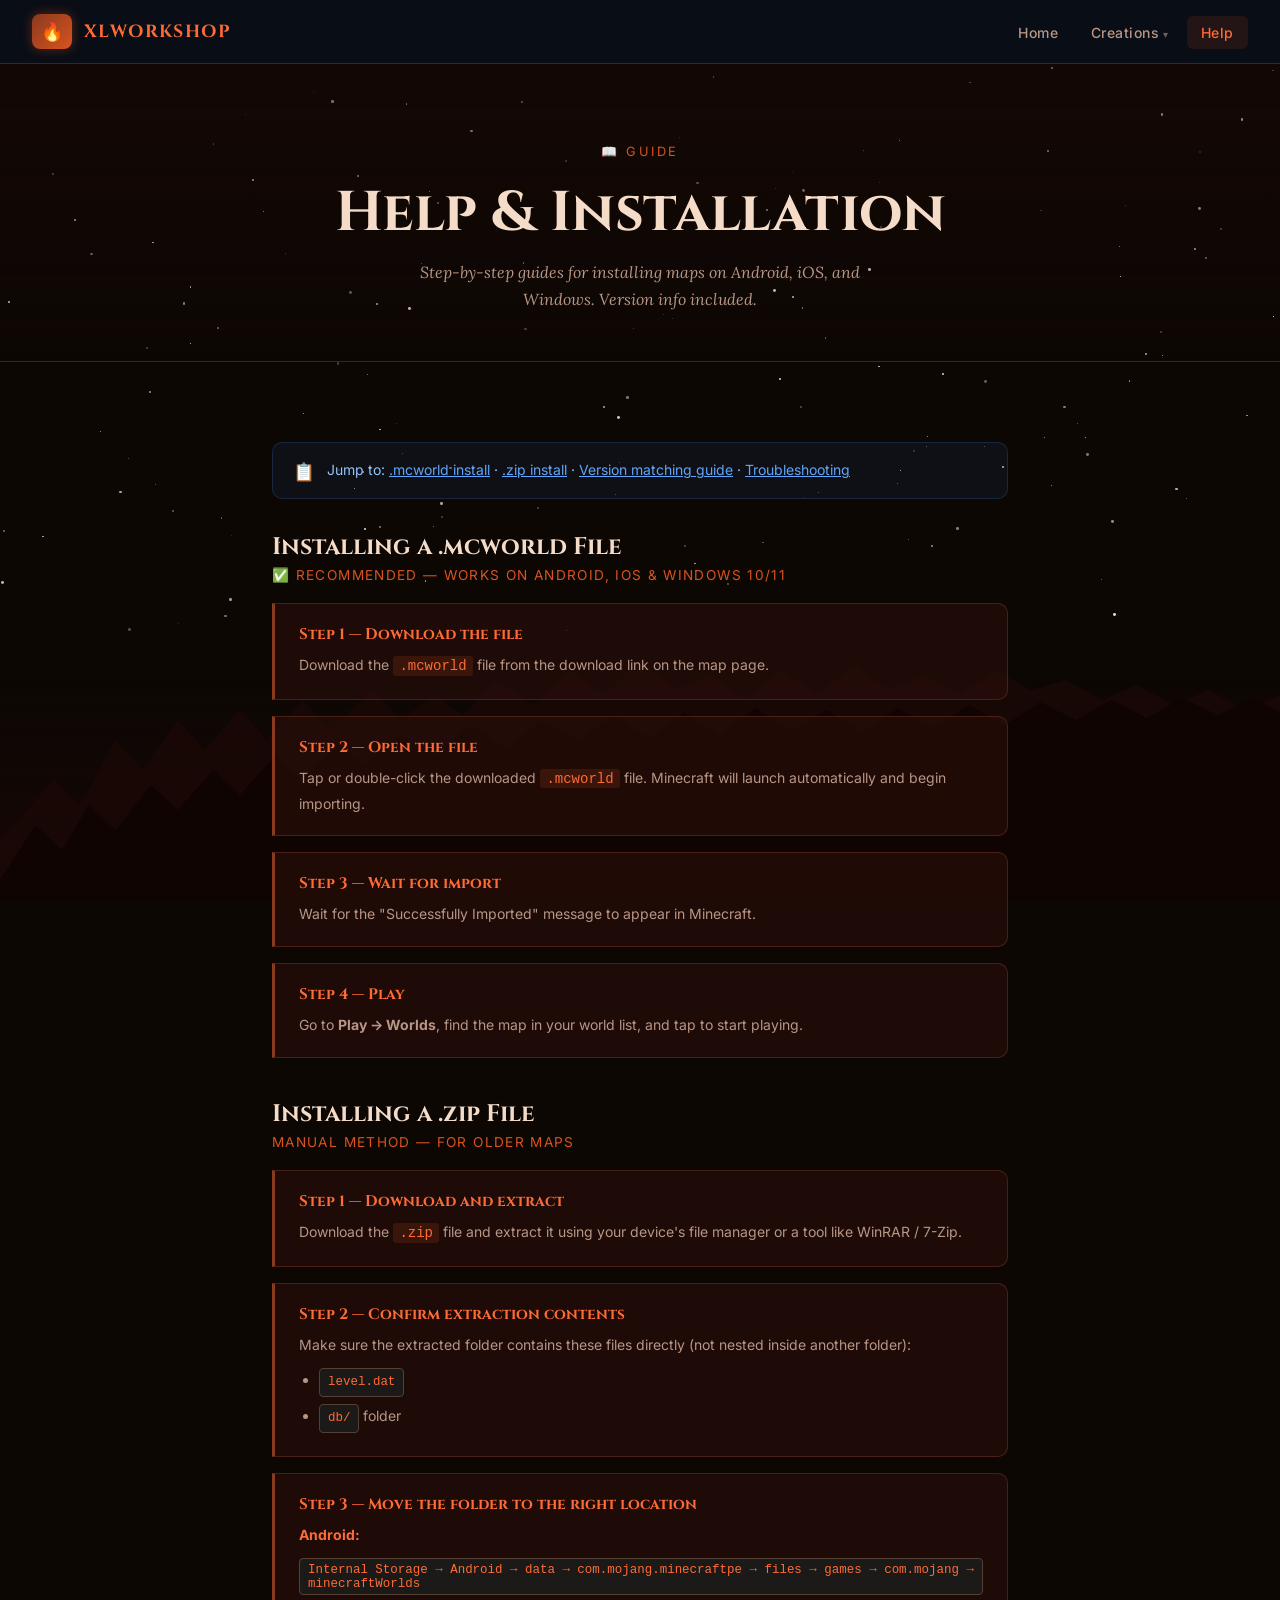
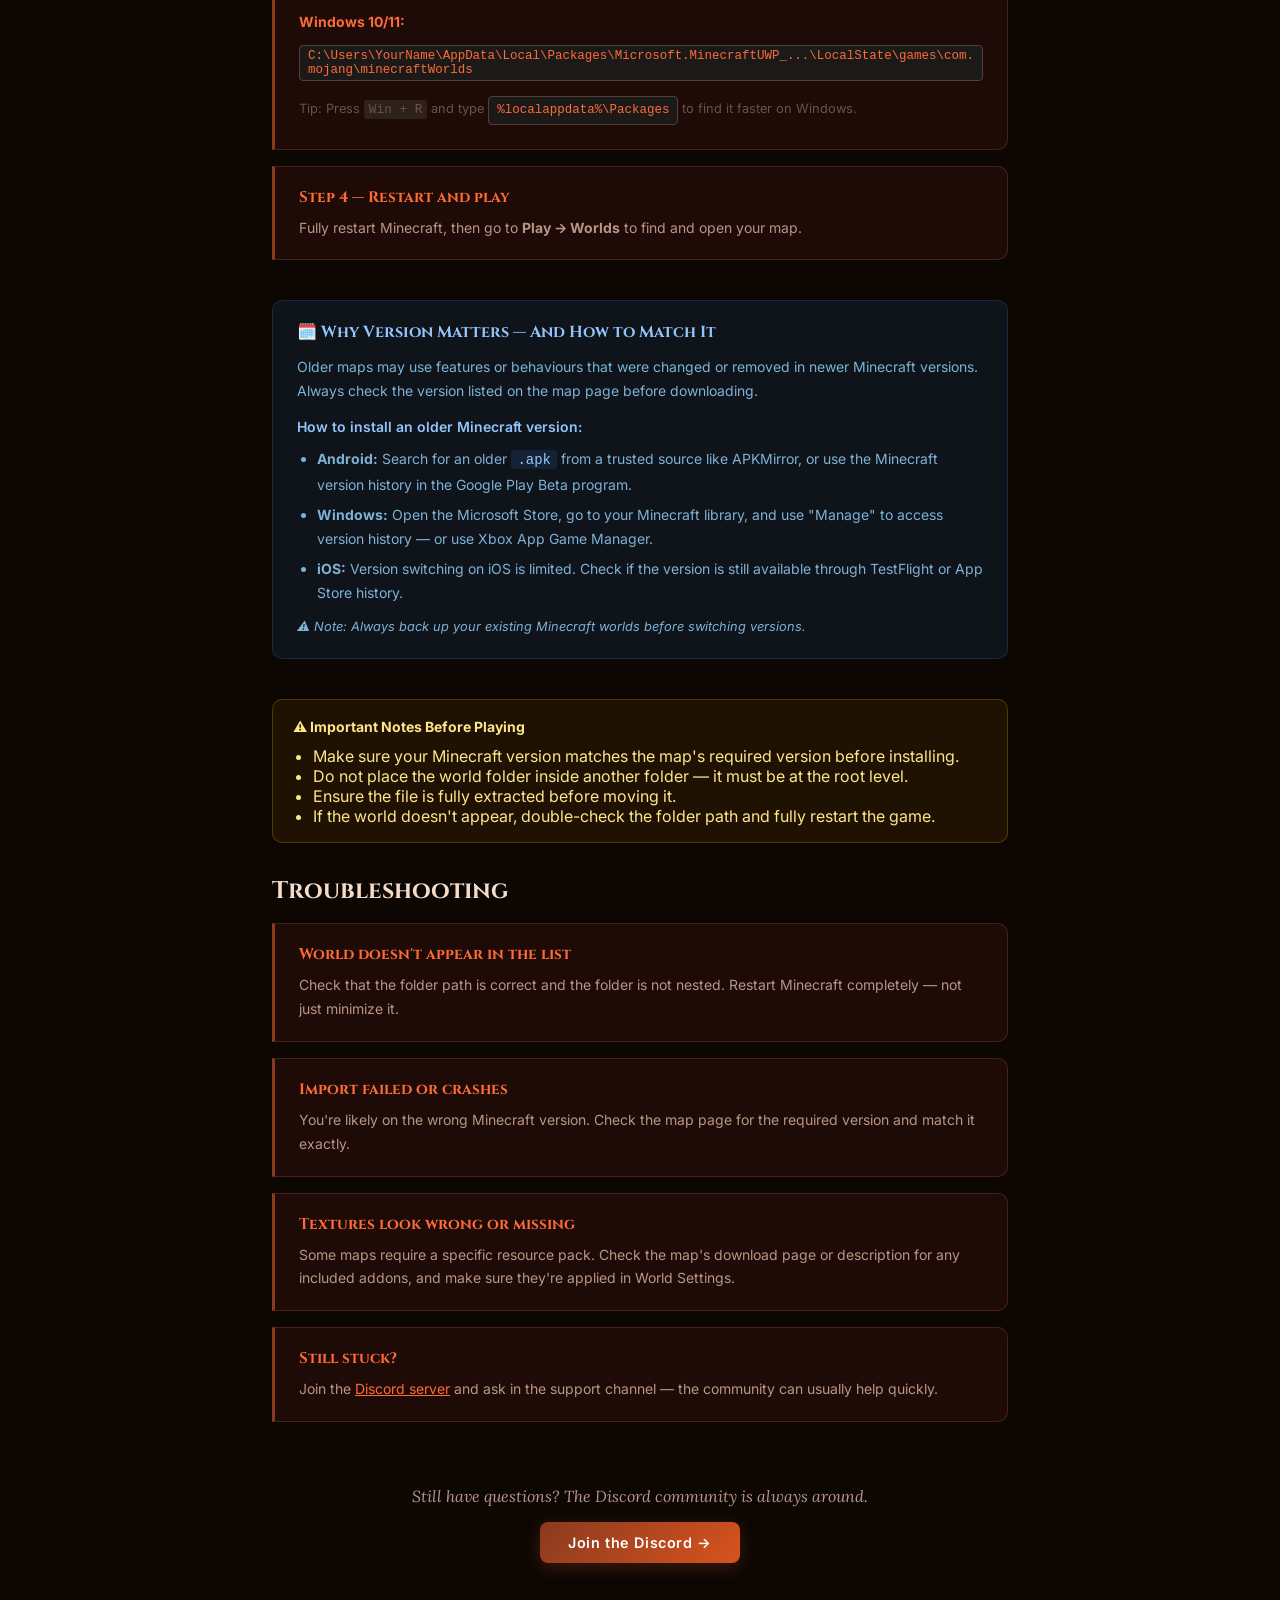
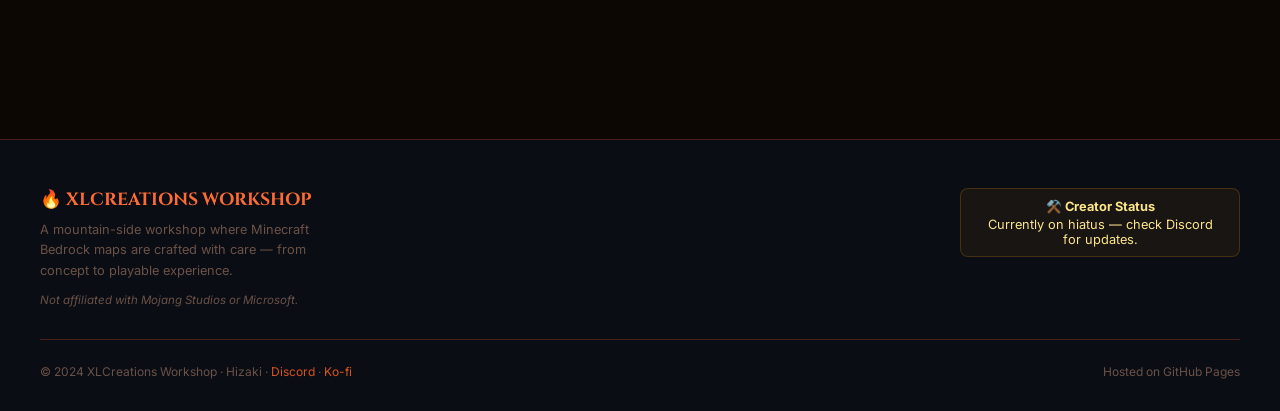
<file: help.html>
<!DOCTYPE html>
<html lang="en">
<head>
  <meta charset="UTF-8"/>
  <meta name="viewport" content="width=device-width, initial-scale=1.0"/>
  <meta name="description" content="XLWorkshop Help — How to install Minecraft Bedrock maps on Android, iOS, and Windows. Version guide included."/>
  <title>XLWORKSHOP — Help & Installation</title>
  <link rel="stylesheet" href="style.css"/>
</head>
<body>

<div class="stars-layer"></div>
<div class="fog-layer"></div>
<div class="fog-layer fog-mid"></div>
<div class="forest-silhouette"></div>

<!-- Navbar -->
<nav class="navbar">
  <a href="index.html" class="nav-logo">
    <div class="nav-logo-icon">🔥</div>
    <span class="nav-logo-text">XLWORKSHOP</span>
  </a>
  <ul class="nav-links">
    <li><a href="index.html">Home</a></li>
    <li class="nav-dropdown">
      <a href="#">Creations</a>
      <div class="dropdown-menu">
        <a href="maps.html">🗺️ Maps</a>
        <a href="texture-packs.html">🎨 Texture Packs</a>
        <a href="paid-maps.html">⭐ Paid Maps</a>
      </div>
    </li>
    <li><a href="help.html" class="active">Help</a></li>
  </ul>
  <button class="nav-hamburger" id="navBurger" aria-label="Menu">
    <span></span><span></span><span></span>
  </button>
</nav>
<div class="mobile-menu" id="mobileMenu">
  <a href="index.html">🏠 Home</a>
  <span class="mobile-section-label">Creations</span>
  <a href="maps.html">🗺️ Maps</a>
  <a href="texture-packs.html">🎨 Texture Packs</a>
  <a href="paid-maps.html">⭐ Paid Maps</a>
  <a href="help.html">❓ Help</a>
</div>

<div class="page-content">

  <!-- Page Hero -->
  <div class="page-hero">
    <p class="sub">📖 Guide</p>
    <h1>Help & Installation</h1>
    <p class="desc">Step-by-step guides for installing maps on Android, iOS, and Windows. Version info included.</p>
  </div>

  <div class="help-section">

    <!-- Quick Nav -->
    <div class="notice-banner fade-up" style="margin-bottom:2rem;">
      <span class="icon">📋</span>
      <p>Jump to: <a href="#mcworld">.mcworld install</a> · <a href="#zip">.zip install</a> · <a href="#version-guide">Version matching guide</a> · <a href="#troubleshoot">Troubleshooting</a></p>
    </div>

    <!-- ── MCWORLD METHOD ── -->
    <div id="mcworld" style="margin-bottom:2.5rem;" class="fade-up">
      <h2 style="font-family:'Cinzel',serif;font-size:1.5rem;color:var(--ember-light);margin-bottom:0.25rem;">Installing a .mcworld File</h2>
      <p style="font-size:0.85rem;color:var(--ember-orange);margin-bottom:1.25rem;text-transform:uppercase;letter-spacing:0.1em;">✅ Recommended — Works on Android, iOS & Windows 10/11</p>

      <div class="install-step">
        <h4>Step 1 — Download the file</h4>
        <p>Download the <code style="background:rgba(217,83,30,0.15);color:var(--flame-bright);padding:0.1rem 0.4rem;border-radius:3px;">.mcworld</code> file from the download link on the map page.</p>
      </div>
      <div class="install-step">
        <h4>Step 2 — Open the file</h4>
        <p>Tap or double-click the downloaded <code style="background:rgba(217,83,30,0.15);color:var(--flame-bright);padding:0.1rem 0.4rem;border-radius:3px;">.mcworld</code> file. Minecraft will launch automatically and begin importing.</p>
      </div>
      <div class="install-step">
        <h4>Step 3 — Wait for import</h4>
        <p>Wait for the "Successfully Imported" message to appear in Minecraft.</p>
      </div>
      <div class="install-step">
        <h4>Step 4 — Play</h4>
        <p>Go to <strong>Play → Worlds</strong>, find the map in your world list, and tap to start playing.</p>
      </div>
    </div>

    <!-- ── ZIP METHOD ── -->
    <div id="zip" style="margin-bottom:2.5rem;" class="fade-up">
      <h2 style="font-family:'Cinzel',serif;font-size:1.5rem;color:var(--ember-light);margin-bottom:0.25rem;">Installing a .zip File</h2>
      <p style="font-size:0.85rem;color:var(--ember-orange);margin-bottom:1.25rem;text-transform:uppercase;letter-spacing:0.1em;">Manual Method — For Older Maps</p>

      <div class="install-step">
        <h4>Step 1 — Download and extract</h4>
        <p>Download the <code style="background:rgba(217,83,30,0.15);color:var(--flame-bright);padding:0.1rem 0.4rem;border-radius:3px;">.zip</code> file and extract it using your device's file manager or a tool like WinRAR / 7-Zip.</p>
      </div>
      <div class="install-step">
        <h4>Step 2 — Confirm extraction contents</h4>
        <p>Make sure the extracted folder contains these files directly (not nested inside another folder):</p>
        <ul style="margin-top:0.5rem;">
          <li><code class="code-path">level.dat</code></li>
          <li><code class="code-path">db/</code> folder</li>
        </ul>
      </div>
      <div class="install-step">
        <h4>Step 3 — Move the folder to the right location</h4>
        <p style="margin-bottom:0.5rem;"><strong style="color:var(--flame-bright);">Android:</strong></p>
        <code class="code-path">Internal Storage → Android → data → com.mojang.minecraftpe → files → games → com.mojang → minecraftWorlds</code>
        <p style="margin-top:0.75rem;margin-bottom:0.5rem;"><strong style="color:var(--flame-bright);">Windows 10/11:</strong></p>
        <code class="code-path">C:\Users\YourName\AppData\Local\Packages\Microsoft.MinecraftUWP_...\LocalState\games\com.mojang\minecraftWorlds</code>
        <p style="margin-top:0.5rem;font-size:0.8rem;color:var(--text-dim);">Tip: Press <kbd style="background:var(--stone-mid);padding:0.1rem 0.3rem;border-radius:3px;font-family:monospace;">Win + R</kbd> and type <code class="code-path">%localappdata%\Packages</code> to find it faster on Windows.</p>
      </div>
      <div class="install-step">
        <h4>Step 4 — Restart and play</h4>
        <p>Fully restart Minecraft, then go to <strong>Play → Worlds</strong> to find and open your map.</p>
      </div>
    </div>

    <!-- ── VERSION GUIDE ── -->
    <div id="version-guide" class="version-guide fade-up" style="margin-bottom:2.5rem;">
      <h3>🗓️ Why Version Matters — And How to Match It</h3>
      <p style="margin-bottom:0.75rem;">Older maps may use features or behaviours that were changed or removed in newer Minecraft versions. Always check the version listed on the map page before downloading.</p>

      <p style="margin-bottom:0.5rem;font-weight:600;color:#93c5fd;">How to install an older Minecraft version:</p>
      <ul style="margin-bottom:0.75rem;">
        <li><strong>Android:</strong> Search for an older <code style="background:rgba(26,58,92,0.4);color:#93c5fd;padding:0.1rem 0.4rem;border-radius:3px;">.apk</code> from a trusted source like APKMirror, or use the Minecraft version history in the Google Play Beta program.</li>
        <li style="margin-top:0.4rem;"><strong>Windows:</strong> Open the Microsoft Store, go to your Minecraft library, and use "Manage" to access version history — or use Xbox App Game Manager.</li>
        <li style="margin-top:0.4rem;"><strong>iOS:</strong> Version switching on iOS is limited. Check if the version is still available through TestFlight or App Store history.</li>
      </ul>

      <p style="font-size:0.8rem;color:#7db3d8;font-style:italic;">⚠️ Note: Always back up your existing Minecraft worlds before switching versions.</p>
    </div>

    <!-- ── IMPORTANT NOTES ── -->
    <div class="help-alert fade-up" style="margin-bottom:2rem;">
      <p><strong>⚠️ Important Notes Before Playing</strong></p>
      <ul style="margin-top:0.5rem;padding-left:1.25rem;color:#fde68a;">
        <li>Make sure your Minecraft version matches the map's required version before installing.</li>
        <li>Do not place the world folder inside another folder — it must be at the root level.</li>
        <li>Ensure the file is fully extracted before moving it.</li>
        <li>If the world doesn't appear, double-check the folder path and fully restart the game.</li>
      </ul>
    </div>

    <!-- ── TROUBLESHOOT ── -->
    <div id="troubleshoot" class="fade-up" style="margin-bottom:2rem;">
      <h2 style="font-family:'Cinzel',serif;font-size:1.5rem;color:var(--ember-light);margin-bottom:1rem;">Troubleshooting</h2>

      <div class="install-step">
        <h4>World doesn't appear in the list</h4>
        <p>Check that the folder path is correct and the folder is not nested. Restart Minecraft completely — not just minimize it.</p>
      </div>
      <div class="install-step">
        <h4>Import failed or crashes</h4>
        <p>You're likely on the wrong Minecraft version. Check the map page for the required version and match it exactly.</p>
      </div>
      <div class="install-step">
        <h4>Textures look wrong or missing</h4>
        <p>Some maps require a specific resource pack. Check the map's download page or description for any included addons, and make sure they're applied in World Settings.</p>
      </div>
      <div class="install-step">
        <h4>Still stuck?</h4>
        <p>Join the <a href="https://discord.gg/Dy3G4WnKxw" target="_blank" style="color:var(--flame-bright);">Discord server</a> and ask in the support channel — the community can usually help quickly.</p>
      </div>
    </div>

    <div style="text-align:center;padding:2rem 0;" class="fade-up">
      <p style="font-family:'Lora',serif;font-style:italic;color:var(--text-muted);margin-bottom:1rem;">Still have questions? The Discord community is always around.</p>
      <a href="https://discord.gg/Dy3G4WnKxw" target="_blank" class="btn-primary">Join the Discord →</a>
    </div>

  </div>
</div>

<!-- Footer -->
<footer class="footer">
  <div class="footer-inner">
    <div class="footer-brand">
      <div class="footer-brand-name">🔥 XLCREATIONS WORKSHOP</div>
      <p class="footer-brand-tagline">A mountain-side workshop where Minecraft Bedrock maps are crafted with care — from concept to playable experience.</p>
      <p class="footer-disclaimer">Not affiliated with Mojang Studios or Microsoft.</p>
    </div>
    <div class="footer-hiatus">
      <strong>⚒️ Creator Status</strong>
      Currently on hiatus — check Discord for updates.
    </div>
  </div>
  <div class="footer-bottom">
    <p>© 2024 XLCreations Workshop · Hizaki · <a href="https://discord.gg/Dy3G4WnKxw" target="_blank">Discord</a> · <a href="https://ko-fi.com/xl300creations" target="_blank">Ko-fi</a></p>
    <p>Hosted on GitHub Pages</p>
  </div>
</footer>

<script src="shared.js"></script>
</body>
</html>
</file>
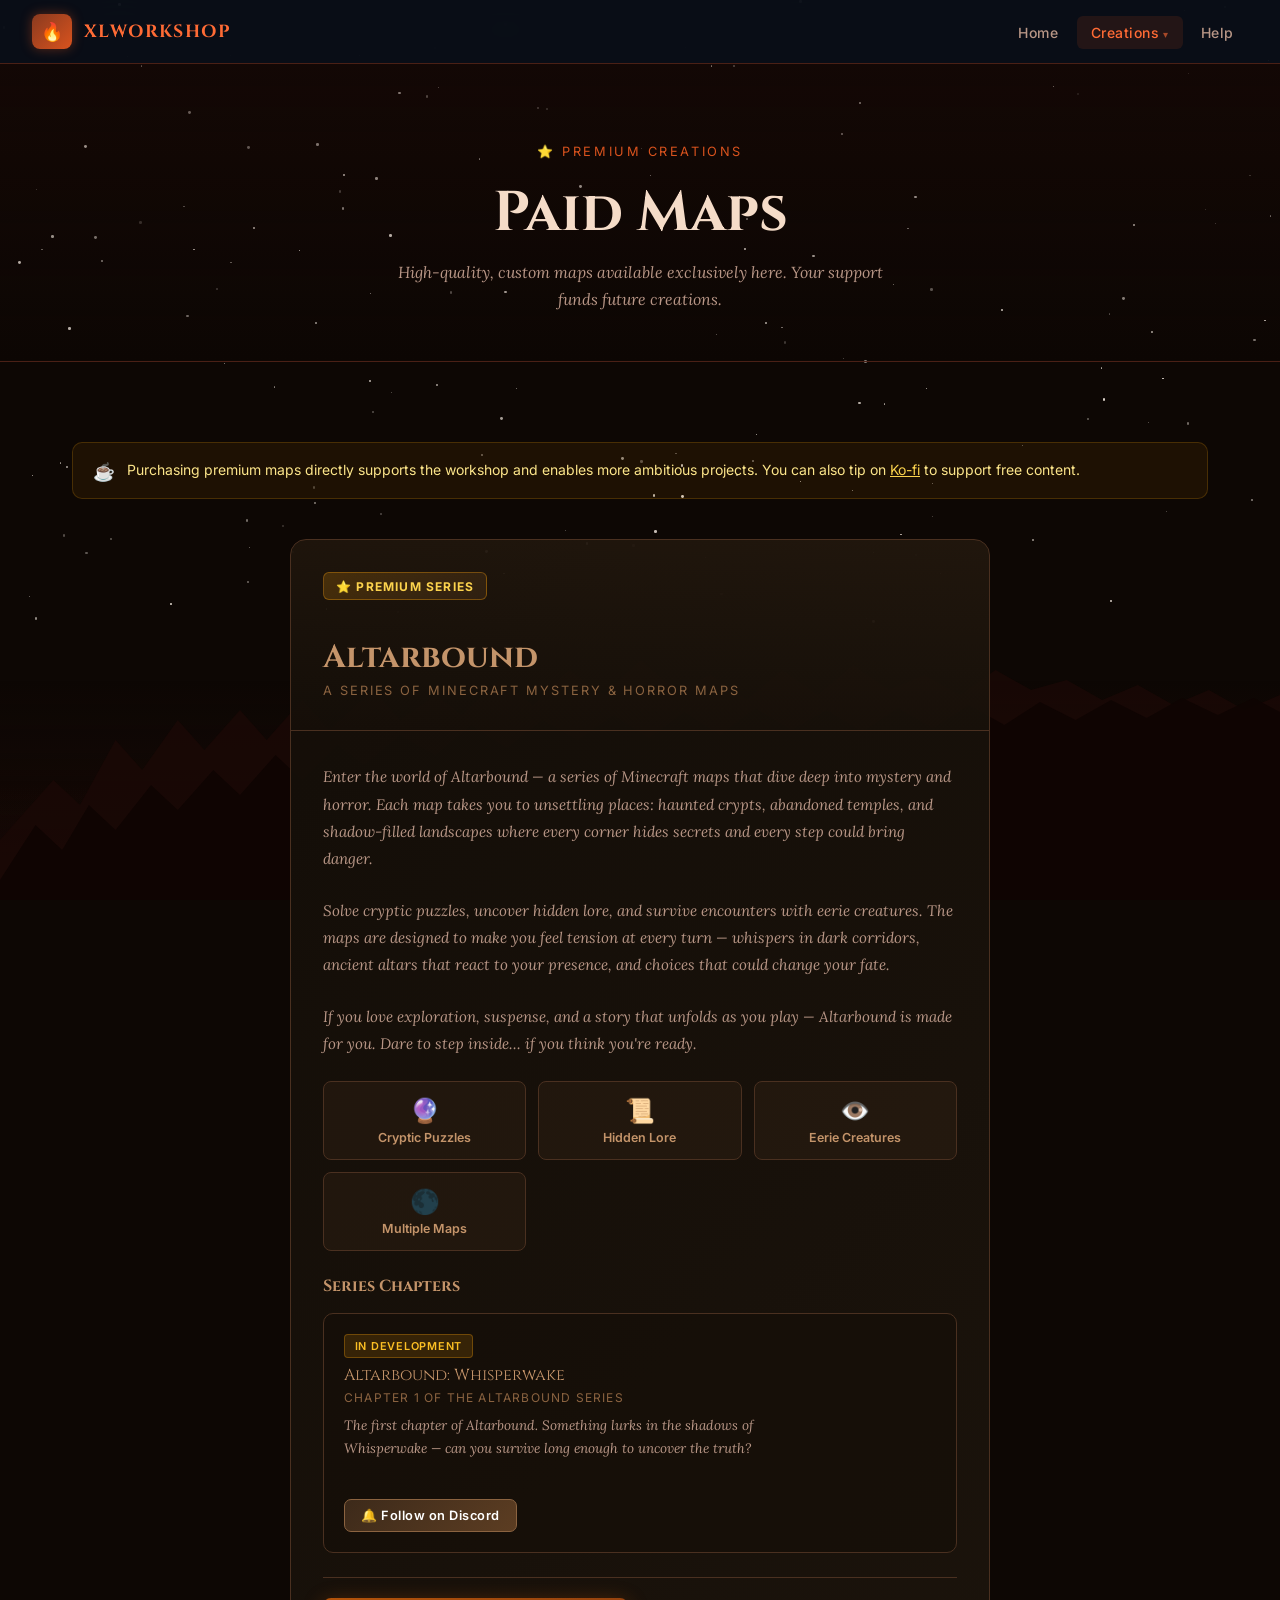
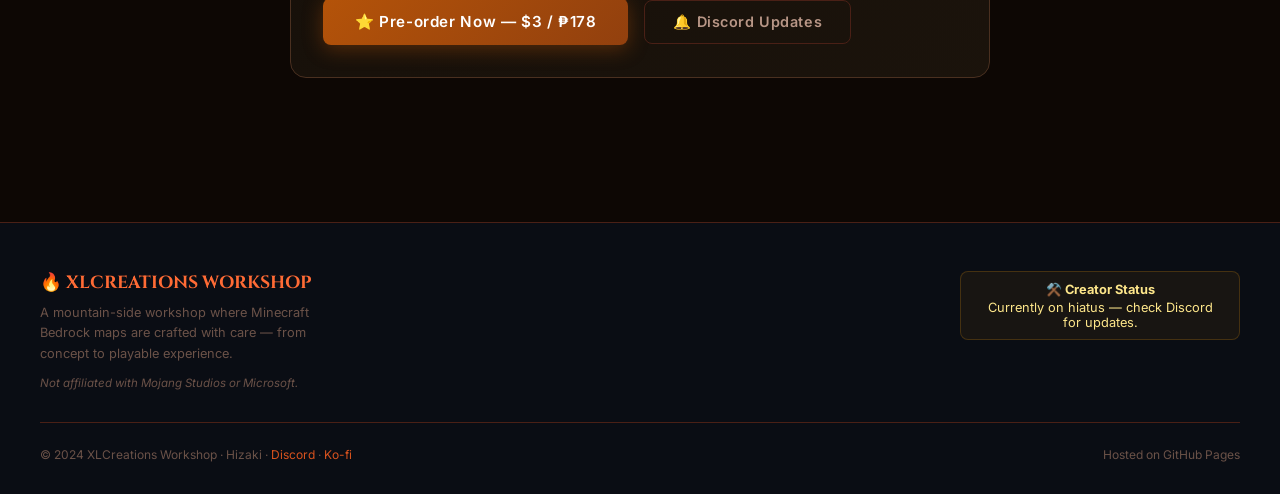
<file: paid-maps.html>
<!DOCTYPE html>
<html lang="en">
<head>
  <meta charset="UTF-8"/>
  <meta name="viewport" content="width=device-width, initial-scale=1.0"/>
  <meta name="description" content="XLWorkshop Premium Maps — High-quality paid Minecraft Bedrock maps including the Altarbound series."/>
  <title>XLWORKSHOP — Premium Maps</title>
  <link rel="stylesheet" href="style.css"/>
</head>
<body>

<div class="stars-layer"></div>
<div class="fog-layer"></div>
<div class="fog-layer fog-mid"></div>
<div class="forest-silhouette"></div>

<!-- Navbar -->
<nav class="navbar">
  <a href="index.html" class="nav-logo">
    <div class="nav-logo-icon">🔥</div>
    <span class="nav-logo-text">XLWORKSHOP</span>
  </a>
  <ul class="nav-links">
    <li><a href="index.html">Home</a></li>
    <li class="nav-dropdown">
      <a href="#" class="active">Creations</a>
      <div class="dropdown-menu">
        <a href="maps.html">🗺️ Maps</a>
        <a href="texture-packs.html">🎨 Texture Packs</a>
        <a href="paid-maps.html">⭐ Paid Maps</a>
      </div>
    </li>
    <li><a href="help.html">Help</a></li>
  </ul>
  <button class="nav-hamburger" id="navBurger" aria-label="Menu">
    <span></span><span></span><span></span>
  </button>
</nav>
<div class="mobile-menu" id="mobileMenu">
  <a href="index.html">🏠 Home</a>
  <span class="mobile-section-label">Creations</span>
  <a href="maps.html">🗺️ Maps</a>
  <a href="texture-packs.html">🎨 Texture Packs</a>
  <a href="paid-maps.html">⭐ Paid Maps</a>
  <a href="help.html">❓ Help</a>
</div>

<div class="page-content">

  <!-- Page Hero -->
  <div class="page-hero">
    <p class="sub">⭐ Premium Creations</p>
    <h1>Paid Maps</h1>
    <p class="desc">High-quality, custom maps available exclusively here. Your support funds future creations.</p>
  </div>

  <div class="section">

    <!-- Support Banner -->
    <div class="notice-banner fade-up" style="background:rgba(245,158,11,0.07);border-color:rgba(245,158,11,0.2);">
      <span class="icon">☕</span>
      <p style="color:#fde68a;">
        Purchasing premium maps directly supports the workshop and enables more ambitious projects.
        You can also tip on <a href="https://ko-fi.com/xl300creations" target="_blank" style="color:#fcd34d;">Ko-fi</a> to support free content.
      </p>
    </div>

    <!-- ── ALTARBOUND SERIES ── -->
    <div class="altarbound-card fade-up">
      <div class="altarbound-header">
        <div style="margin-bottom:0.75rem;">
          <span class="premium-badge">⭐ Premium Series</span>
        </div>
        <div class="altarbound-title">Altarbound</div>
        <div class="altarbound-sub">A Series of Minecraft Mystery & Horror Maps</div>
      </div>
      <div class="altarbound-body">
        <p>
          Enter the world of Altarbound — a series of Minecraft maps that dive deep into mystery and horror. Each map takes you to unsettling places: haunted crypts, abandoned temples, and shadow-filled landscapes where every corner hides secrets and every step could bring danger.
        </p>
        <p>
          Solve cryptic puzzles, uncover hidden lore, and survive encounters with eerie creatures. The maps are designed to make you feel tension at every turn — whispers in dark corridors, ancient altars that react to your presence, and choices that could change your fate.
        </p>
        <p>
          If you love exploration, suspense, and a story that unfolds as you play — Altarbound is made for you. Dare to step inside... if you think you're ready.
        </p>

        <!-- Series Features -->
        <div style="display:grid;grid-template-columns:repeat(auto-fill,minmax(180px,1fr));gap:0.75rem;margin-bottom:1.5rem;">
          <div style="background:rgba(61,42,26,0.3);border:1px solid var(--border-wood);border-radius:8px;padding:0.875rem;text-align:center;">
            <div style="font-size:1.5rem;margin-bottom:0.3rem;">🔮</div>
            <div style="font-size:0.78rem;color:var(--warm-wood);font-weight:600;">Cryptic Puzzles</div>
          </div>
          <div style="background:rgba(61,42,26,0.3);border:1px solid var(--border-wood);border-radius:8px;padding:0.875rem;text-align:center;">
            <div style="font-size:1.5rem;margin-bottom:0.3rem;">📜</div>
            <div style="font-size:0.78rem;color:var(--warm-wood);font-weight:600;">Hidden Lore</div>
          </div>
          <div style="background:rgba(61,42,26,0.3);border:1px solid var(--border-wood);border-radius:8px;padding:0.875rem;text-align:center;">
            <div style="font-size:1.5rem;margin-bottom:0.3rem;">👁️</div>
            <div style="font-size:0.78rem;color:var(--warm-wood);font-weight:600;">Eerie Creatures</div>
          </div>
          <div style="background:rgba(61,42,26,0.3);border:1px solid var(--border-wood);border-radius:8px;padding:0.875rem;text-align:center;">
            <div style="font-size:1.5rem;margin-bottom:0.3rem;">🌑</div>
            <div style="font-size:0.78rem;color:var(--warm-wood);font-weight:600;">Multiple Maps</div>
          </div>
        </div>

        <!-- Chapters List -->
        <h3 style="font-family:'Cinzel',serif;font-size:1rem;color:var(--warm-wood);margin-bottom:1rem;">Series Chapters</h3>

        <!-- Whisperwake -->
        <div style="background:rgba(20,14,8,0.6);border:1px solid var(--border-wood);border-radius:10px;padding:1.25rem;margin-bottom:1rem;">
          <div style="display:flex;align-items:flex-start;justify-content:space-between;gap:1rem;flex-wrap:wrap;">
            <div>
              <div style="display:flex;align-items:center;gap:0.5rem;margin-bottom:0.4rem;">
                <span class="badge badge-amber">In Development</span>
              </div>
              <div style="font-family:'Cinzel',serif;font-size:1rem;color:var(--warm-wood);margin-bottom:0.2rem;">Altarbound: Whisperwake</div>
              <div style="font-size:0.75rem;text-transform:uppercase;letter-spacing:0.1em;color:var(--wood-light);margin-bottom:0.6rem;">Chapter 1 of the Altarbound Series</div>
              <p style="font-size:0.85rem;line-height:1.65;color:var(--text-muted);max-width:420px;">The first chapter of Altarbound. Something lurks in the shadows of Whisperwake — can you survive long enough to uncover the truth?</p>
            </div>
            <div style="flex-shrink:0;">
              <a href="https://discord.gg/Dy3G4WnKxw" target="_blank" class="btn-download paid">🔔 Follow on Discord</a>
            </div>
          </div>
        </div>

        <div style="margin-top:1.5rem;padding-top:1.25rem;border-top:1px solid var(--border-wood);display:flex;gap:1rem;flex-wrap:wrap;align-items:center;">
          <a href="purchase.html" class="btn-primary" style="background:linear-gradient(135deg,#b45309,#92400e);box-shadow:0 4px 20px rgba(180,83,9,0.4);font-size:0.95rem;padding:0.875rem 2rem;">⭐ Pre-order Now — $3 / ₱178</a>
          <a href="https://discord.gg/Dy3G4WnKxw" target="_blank" class="btn-secondary">🔔 Discord Updates</a>
        </div>
      </div>
    </div>

  </div>
</div>

<!-- Footer -->
<footer class="footer">
  <div class="footer-inner">
    <div class="footer-brand">
      <div class="footer-brand-name">🔥 XLCREATIONS WORKSHOP</div>
      <p class="footer-brand-tagline">A mountain-side workshop where Minecraft Bedrock maps are crafted with care — from concept to playable experience.</p>
      <p class="footer-disclaimer">Not affiliated with Mojang Studios or Microsoft.</p>
    </div>
    <div class="footer-hiatus">
      <strong>⚒️ Creator Status</strong>
      Currently on hiatus — check Discord for updates.
    </div>
  </div>
  <div class="footer-bottom">
    <p>© 2024 XLCreations Workshop · Hizaki · <a href="https://discord.gg/Dy3G4WnKxw" target="_blank">Discord</a> · <a href="https://ko-fi.com/xl300creations" target="_blank">Ko-fi</a></p>
    <p>Hosted on GitHub Pages</p>
  </div>
</footer>

<script src="shared.js"></script>
</body>
</html>
</file>
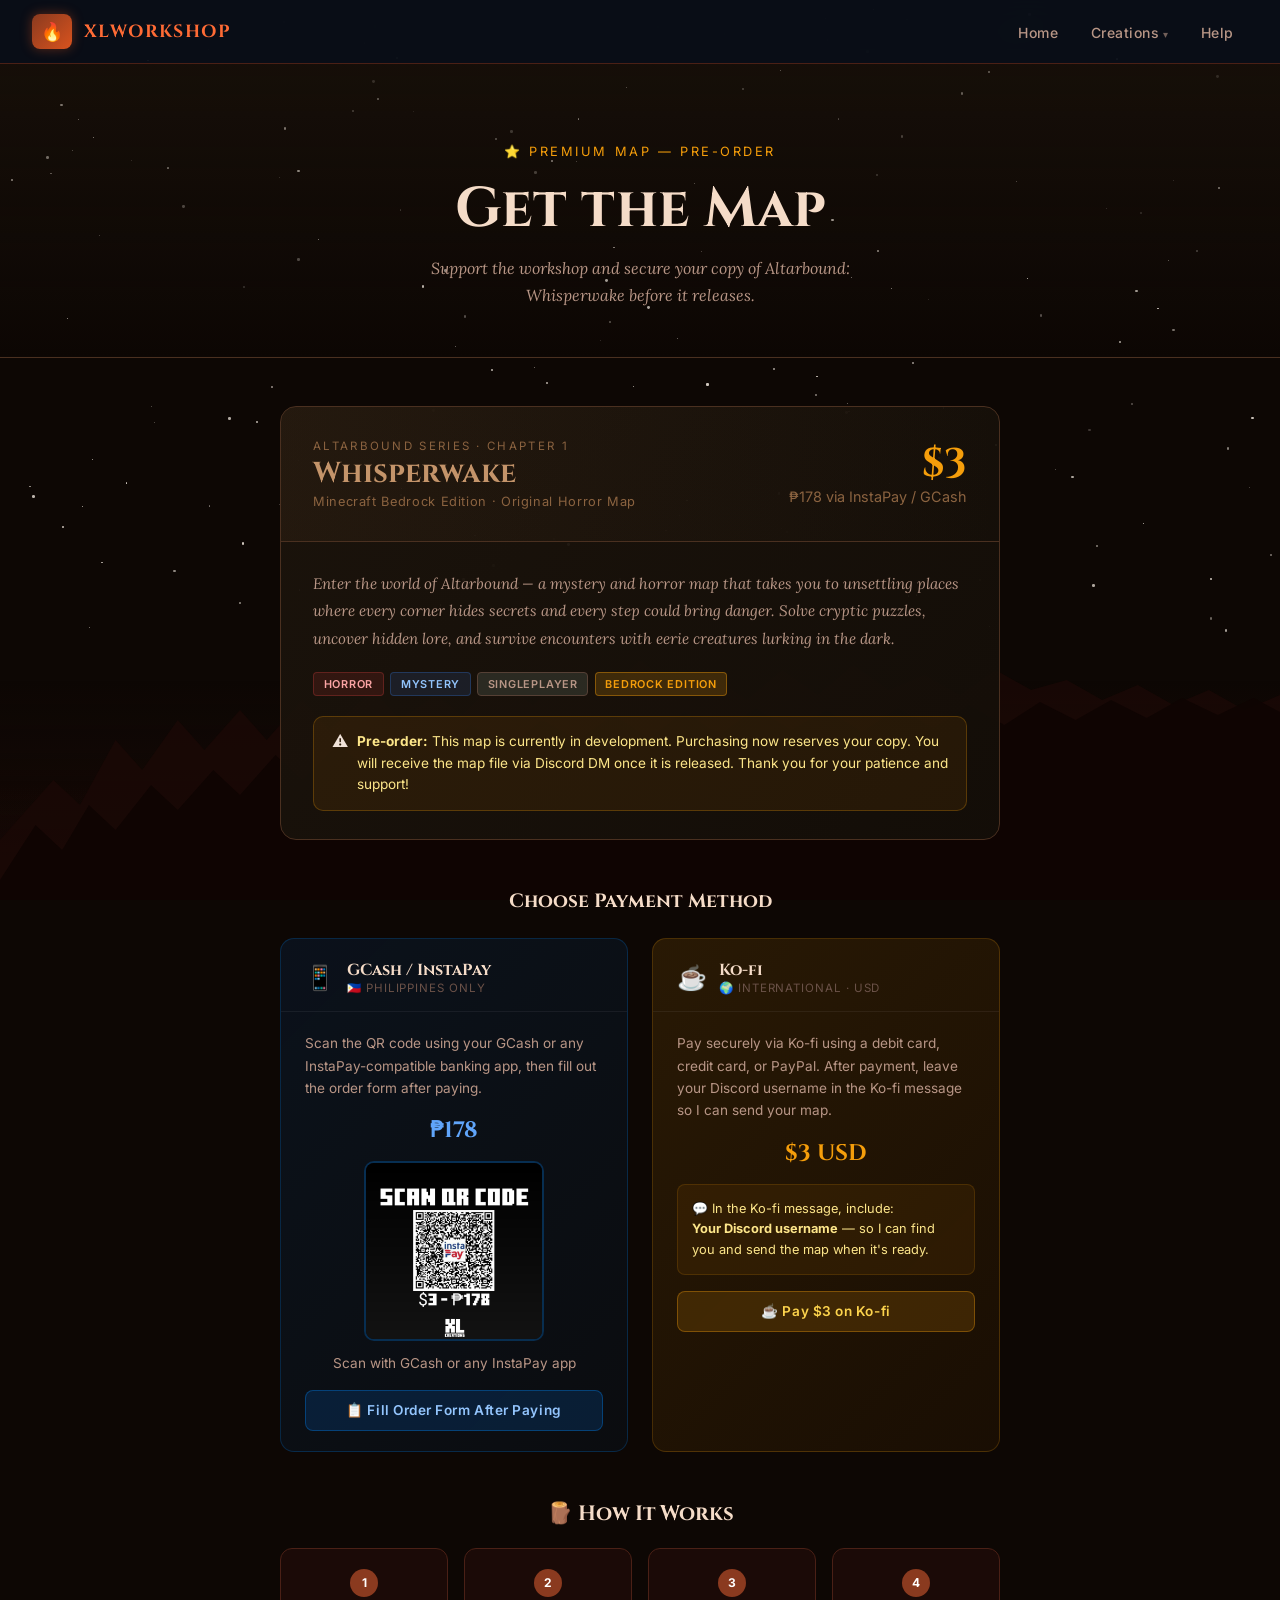
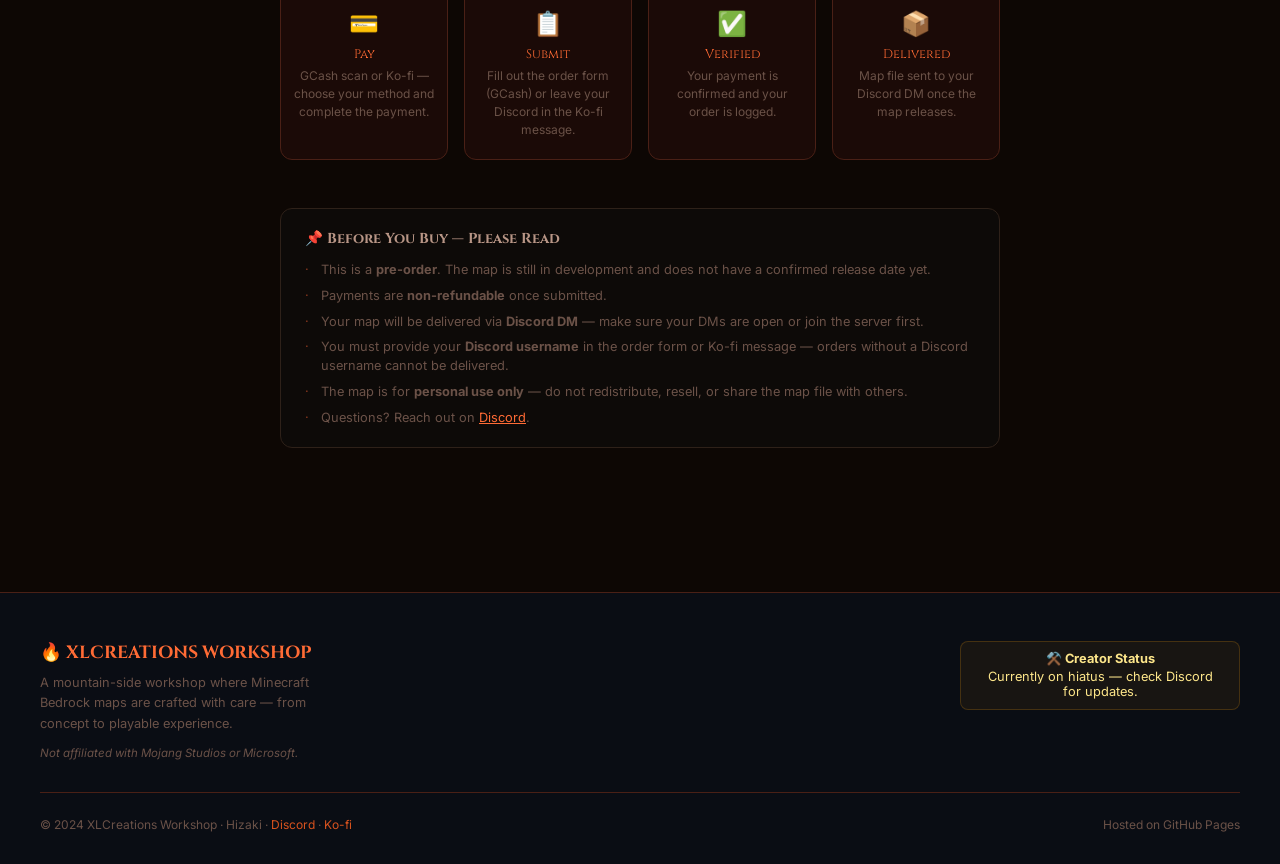
<file: purchase.html>
<!DOCTYPE html>
<html lang="en">
<head>
  <meta charset="UTF-8"/>
  <meta name="viewport" content="width=device-width, initial-scale=1.0"/>
  <meta name="description" content="Purchase Altarbound: Whisperwake — Premium Minecraft Bedrock map by XLCreations Workshop."/>
  <title>XLWORKSHOP — Purchase</title>
  <link rel="stylesheet" href="style.css"/>
  <style>
    /* ── Purchase page specific styles ── */
    .purchase-hero {
      text-align: center;
      padding: 5rem 2rem 3rem;
      position: relative;
      z-index: 10;
      border-bottom: 1px solid var(--border-wood);
      background: linear-gradient(to bottom, rgba(28,20,12,0.6), transparent);
    }
    .purchase-hero .sub {
      font-size: 0.8rem;
      text-transform: uppercase;
      letter-spacing: 0.2em;
      color: var(--campfire-gold);
      margin-bottom: 0.75rem;
    }
    .purchase-hero h1 {
      font-family: 'Cinzel', serif;
      font-size: clamp(2rem, 6vw, 3.5rem);
      font-weight: 700;
      color: var(--ember-light);
      margin-bottom: 0.5rem;
    }
    .purchase-hero .tagline {
      font-family: 'Lora', serif;
      font-style: italic;
      color: var(--text-muted);
      font-size: 1rem;
      max-width: 480px;
      margin: 0 auto;
      line-height: 1.7;
    }

    /* ── Product Card ── */
    .product-card {
      background: linear-gradient(135deg, rgba(28,20,12,0.95), rgba(20,14,8,0.95));
      border: 1px solid var(--border-wood);
      border-radius: 16px;
      overflow: hidden;
      max-width: 720px;
      margin: 0 auto 3rem;
    }
    .product-card-header {
      padding: 2rem;
      border-bottom: 1px solid var(--border-wood);
      display: flex;
      align-items: center;
      justify-content: space-between;
      flex-wrap: wrap;
      gap: 1rem;
      background: linear-gradient(to right, rgba(92,61,34,0.15), transparent);
    }
    .product-title-block {}
    .product-series {
      font-size: 0.72rem;
      text-transform: uppercase;
      letter-spacing: 0.2em;
      color: var(--wood-light);
      margin-bottom: 0.3rem;
    }
    .product-name {
      font-family: 'Cinzel', serif;
      font-size: 1.8rem;
      font-weight: 700;
      color: var(--warm-wood);
      line-height: 1.1;
    }
    .product-chapter {
      font-size: 0.8rem;
      color: var(--wood-light);
      margin-top: 0.25rem;
      letter-spacing: 0.05em;
    }
    .price-block {
      text-align: right;
    }
    .price-usd {
      font-family: 'Cinzel', serif;
      font-size: 2.5rem;
      font-weight: 700;
      color: var(--campfire-gold);
      line-height: 1;
    }
    .price-php {
      font-size: 0.9rem;
      color: var(--wood-light);
      margin-top: 0.25rem;
    }
    .product-card-body {
      padding: 1.75rem 2rem;
    }
    .product-desc {
      font-family: 'Lora', serif;
      font-style: italic;
      font-size: 0.95rem;
      line-height: 1.8;
      color: var(--text-muted);
      margin-bottom: 1.25rem;
    }
    .product-tags {
      display: flex;
      flex-wrap: wrap;
      gap: 0.4rem;
      margin-bottom: 1.25rem;
    }
    .preorder-notice {
      background: rgba(245,158,11,0.08);
      border: 1px solid rgba(245,158,11,0.25);
      border-radius: 10px;
      padding: 0.875rem 1.1rem;
      display: flex;
      gap: 0.6rem;
      align-items: flex-start;
    }
    .preorder-notice p {
      font-size: 0.85rem;
      color: #fde68a;
      line-height: 1.6;
    }

    /* ── Payment Methods ── */
    .payment-grid {
      display: grid;
      grid-template-columns: 1fr 1fr;
      gap: 1.5rem;
      max-width: 720px;
      margin: 0 auto 3rem;
    }
    .payment-card {
      border-radius: 14px;
      overflow: hidden;
      border: 1px solid transparent;
      transition: border-color 0.3s, box-shadow 0.3s;
    }
    .payment-card:hover {
      box-shadow: 0 8px 32px rgba(0,0,0,0.4);
    }
    .payment-card.gcash {
      background: linear-gradient(135deg, rgba(0,80,160,0.15), rgba(0,60,120,0.1));
      border-color: rgba(0,120,220,0.25);
    }
    .payment-card.gcash:hover { border-color: rgba(0,120,220,0.5); }
    .payment-card.kofi {
      background: linear-gradient(135deg, rgba(245,158,11,0.12), rgba(180,100,0,0.08));
      border-color: rgba(245,158,11,0.2);
    }
    .payment-card.kofi:hover { border-color: rgba(245,158,11,0.45); }

    .payment-card-header {
      padding: 1.25rem 1.5rem 1rem;
      border-bottom: 1px solid rgba(255,255,255,0.06);
      display: flex;
      align-items: center;
      gap: 0.75rem;
    }
    .payment-icon { font-size: 1.5rem; }
    .payment-title {
      font-family: 'Cinzel', serif;
      font-size: 1rem;
      font-weight: 700;
      color: var(--ember-light);
    }
    .payment-subtitle {
      font-size: 0.72rem;
      color: var(--text-dim);
      text-transform: uppercase;
      letter-spacing: 0.08em;
    }
    .payment-card-body {
      padding: 1.25rem 1.5rem;
    }
    .payment-card-body p {
      font-size: 0.85rem;
      color: var(--text-muted);
      line-height: 1.65;
      margin-bottom: 1rem;
    }
    .qr-wrapper {
      text-align: center;
      margin-bottom: 1rem;
    }
    .qr-wrapper img {
      width: 180px;
      height: 180px;
      border-radius: 10px;
      border: 2px solid rgba(0,120,220,0.3);
      display: inline-block;
    }
    .qr-label {
      font-size: 0.75rem;
      color: var(--text-dim);
      margin-top: 0.4rem;
      text-align: center;
    }
    .gcash-price {
      text-align: center;
      font-family: 'Cinzel', serif;
      font-size: 1.4rem;
      font-weight: 700;
      color: #60a5fa;
      margin-bottom: 1rem;
    }
    .btn-gcash-form {
      display: flex;
      align-items: center;
      justify-content: center;
      gap: 0.5rem;
      width: 100%;
      padding: 0.7rem 1rem;
      background: rgba(0,100,200,0.2);
      border: 1px solid rgba(0,120,220,0.4);
      border-radius: 8px;
      color: #93c5fd;
      font-size: 0.85rem;
      font-weight: 600;
      text-decoration: none;
      transition: all 0.25s;
      letter-spacing: 0.04em;
    }
    .btn-gcash-form:hover {
      background: rgba(0,100,200,0.35);
      border-color: rgba(0,120,220,0.7);
      color: #bfdbfe;
    }
    .kofi-price {
      text-align: center;
      font-family: 'Cinzel', serif;
      font-size: 1.4rem;
      font-weight: 700;
      color: var(--campfire-gold);
      margin-bottom: 1rem;
    }
    .btn-kofi {
      display: flex;
      align-items: center;
      justify-content: center;
      gap: 0.5rem;
      width: 100%;
      padding: 0.7rem 1rem;
      background: rgba(245,158,11,0.15);
      border: 1px solid rgba(245,158,11,0.35);
      border-radius: 8px;
      color: #fcd34d;
      font-size: 0.85rem;
      font-weight: 600;
      text-decoration: none;
      transition: all 0.25s;
      letter-spacing: 0.04em;
    }
    .btn-kofi:hover {
      background: rgba(245,158,11,0.28);
      border-color: rgba(245,158,11,0.6);
      color: #fef08a;
    }

    /* ── How it Works ── */
    .how-it-works {
      max-width: 720px;
      margin: 0 auto 3rem;
    }
    .how-it-works h2 {
      font-family: 'Cinzel', serif;
      font-size: 1.3rem;
      color: var(--ember-light);
      margin-bottom: 1.25rem;
      text-align: center;
    }
    .steps-row {
      display: grid;
      grid-template-columns: repeat(4, 1fr);
      gap: 1rem;
    }
    .step {
      text-align: center;
      padding: 1.25rem 0.75rem;
      background: rgba(42,15,10,0.5);
      border: 1px solid var(--border-ember);
      border-radius: 12px;
      position: relative;
    }
    .step-num {
      width: 28px;
      height: 28px;
      background: var(--rust-deep);
      border-radius: 50%;
      font-size: 0.75rem;
      font-weight: 700;
      color: #fff;
      display: flex;
      align-items: center;
      justify-content: center;
      margin: 0 auto 0.75rem;
    }
    .step-icon { font-size: 1.5rem; margin-bottom: 0.5rem; }
    .step-title {
      font-family: 'Cinzel', serif;
      font-size: 0.78rem;
      color: var(--flame-bright);
      margin-bottom: 0.3rem;
    }
    .step-desc {
      font-size: 0.75rem;
      color: var(--text-dim);
      line-height: 1.5;
    }

    /* ── Fine print ── */
    .fine-print {
      max-width: 720px;
      margin: 0 auto;
      background: rgba(17,17,17,0.4);
      border: 1px solid var(--stone-mid);
      border-radius: 12px;
      padding: 1.25rem 1.5rem;
    }
    .fine-print h3 {
      font-family: 'Cinzel', serif;
      font-size: 0.9rem;
      color: var(--text-muted);
      margin-bottom: 0.75rem;
    }
    .fine-print ul {
      list-style: none;
      display: flex;
      flex-direction: column;
      gap: 0.4rem;
    }
    .fine-print ul li {
      font-size: 0.8rem;
      color: var(--text-dim);
      padding-left: 1rem;
      position: relative;
      line-height: 1.5;
    }
    .fine-print ul li::before {
      content: '·';
      position: absolute;
      left: 0;
      color: var(--rust-deep);
    }

    @media (max-width: 640px) {
      .payment-grid { grid-template-columns: 1fr; }
      .steps-row { grid-template-columns: 1fr 1fr; }
      .product-card-header { flex-direction: column; align-items: flex-start; }
      .price-block { text-align: left; }
    }
    @media (max-width: 380px) {
      .steps-row { grid-template-columns: 1fr; }
    }
  </style>
</head>
<body>

<div class="stars-layer"></div>
<div class="fog-layer"></div>
<div class="fog-layer fog-mid"></div>
<div class="forest-silhouette"></div>

<!-- Navbar -->
<nav class="navbar">
  <a href="index.html" class="nav-logo">
    <div class="nav-logo-icon">🔥</div>
    <span class="nav-logo-text">XLWORKSHOP</span>
  </a>
  <ul class="nav-links">
    <li><a href="index.html">Home</a></li>
    <li class="nav-dropdown">
      <a href="#">Creations</a>
      <div class="dropdown-menu">
        <a href="maps.html">🗺️ Maps</a>
        <a href="texture-packs.html">🎨 Texture Packs</a>
        <a href="paid-maps.html">⭐ Paid Maps</a>
      </div>
    </li>
    <li><a href="help.html">Help</a></li>
  </ul>
  <button class="nav-hamburger" id="navBurger" aria-label="Menu">
    <span></span><span></span><span></span>
  </button>
</nav>
<div class="mobile-menu" id="mobileMenu">
  <a href="index.html">🏠 Home</a>
  <span class="mobile-section-label">Creations</span>
  <a href="maps.html">🗺️ Maps</a>
  <a href="texture-packs.html">🎨 Texture Packs</a>
  <a href="paid-maps.html">⭐ Paid Maps</a>
  <a href="help.html">❓ Help</a>
</div>

<div class="page-content">

  <!-- Purchase Hero -->
  <div class="purchase-hero">
    <p class="sub">⭐ Premium Map — Pre-order</p>
    <h1>Get the Map</h1>
    <p class="tagline">Support the workshop and secure your copy of Altarbound: Whisperwake before it releases.</p>
  </div>

  <div class="section" style="padding-top:3rem;">

    <!-- Product Card -->
    <div class="product-card fade-up">
      <div class="product-card-header">
        <div class="product-title-block">
          <p class="product-series">Altarbound Series · Chapter 1</p>
          <div class="product-name">Whisperwake</div>
          <p class="product-chapter">Minecraft Bedrock Edition · Original Horror Map</p>
        </div>
        <div class="price-block">
          <div class="price-usd">$3</div>
          <div class="price-php">₱178 via InstaPay / GCash</div>
        </div>
      </div>
      <div class="product-card-body">
        <p class="product-desc">
          Enter the world of Altarbound — a mystery and horror map that takes you to unsettling places where every corner hides secrets and every step could bring danger. Solve cryptic puzzles, uncover hidden lore, and survive encounters with eerie creatures lurking in the dark.
        </p>
        <div class="product-tags">
          <span class="badge badge-red">Horror</span>
          <span class="badge badge-blue">Mystery</span>
          <span class="badge badge-gray">Singleplayer</span>
          <span class="badge badge-green">Bedrock Edition</span>
        </div>
        <div class="preorder-notice">
          <span>⚠️</span>
          <p><strong>Pre-order:</strong> This map is currently in development. Purchasing now reserves your copy. You will receive the map file via Discord DM once it is released. Thank you for your patience and support!</p>
        </div>
      </div>
    </div>

    <!-- Payment Methods -->
    <h2 style="font-family:'Cinzel',serif;font-size:1.2rem;color:var(--ember-light);text-align:center;margin-bottom:1.5rem;" class="fade-up">Choose Payment Method</h2>

    <div class="payment-grid fade-up">

      <!-- GCash / InstaPay -->
      <div class="payment-card gcash">
        <div class="payment-card-header">
          <span class="payment-icon">📱</span>
          <div>
            <div class="payment-title">GCash / InstaPay</div>
            <div class="payment-subtitle">🇵🇭 Philippines Only</div>
          </div>
        </div>
        <div class="payment-card-body">
          <p>Scan the QR code using your GCash or any InstaPay-compatible banking app, then fill out the order form after paying.</p>
          <div class="gcash-price">₱178</div>
          <div class="qr-wrapper">
            <img src="images/qr-gcash.png" alt="GCash InstaPay QR Code — ₱178"/>
            <p class="qr-label">Scan with GCash or any InstaPay app</p>
          </div>
          <a href="https://forms.gle/4oWc1KgC8FtfhBcb7" target="_blank" class="btn-gcash-form">
            📋 Fill Order Form After Paying
          </a>
        </div>
      </div>

      <!-- Ko-fi / International -->
      <div class="payment-card kofi">
        <div class="payment-card-header">
          <span class="payment-icon">☕</span>
          <div>
            <div class="payment-title">Ko-fi</div>
            <div class="payment-subtitle">🌍 International · USD</div>
          </div>
        </div>
        <div class="payment-card-body">
          <p>Pay securely via Ko-fi using a debit card, credit card, or PayPal. After payment, leave your Discord username in the Ko-fi message so I can send your map.</p>
          <div class="kofi-price">$3 USD</div>
          <div style="background:rgba(245,158,11,0.07);border:1px solid rgba(245,158,11,0.15);border-radius:8px;padding:0.875rem;margin-bottom:1rem;font-size:0.8rem;color:#fde68a;line-height:1.6;">
            💬 In the Ko-fi message, include:<br/>
            <strong>Your Discord username</strong> — so I can find you and send the map when it's ready.
          </div>
          <a href="https://ko-fi.com/xl300creations" target="_blank" class="btn-kofi">
            ☕ Pay $3 on Ko-fi
          </a>
        </div>
      </div>

    </div>

    <!-- How it Works -->
    <div class="how-it-works fade-up">
      <h2>🪵 How It Works</h2>
      <div class="steps-row">
        <div class="step">
          <div class="step-num">1</div>
          <div class="step-icon">💳</div>
          <div class="step-title">Pay</div>
          <p class="step-desc">GCash scan or Ko-fi — choose your method and complete the payment.</p>
        </div>
        <div class="step">
          <div class="step-num">2</div>
          <div class="step-icon">📋</div>
          <div class="step-title">Submit</div>
          <p class="step-desc">Fill out the order form (GCash) or leave your Discord in the Ko-fi message.</p>
        </div>
        <div class="step">
          <div class="step-num">3</div>
          <div class="step-icon">✅</div>
          <div class="step-title">Verified</div>
          <p class="step-desc">Your payment is confirmed and your order is logged.</p>
        </div>
        <div class="step">
          <div class="step-num">4</div>
          <div class="step-icon">📦</div>
          <div class="step-title">Delivered</div>
          <p class="step-desc">Map file sent to your Discord DM once the map releases.</p>
        </div>
      </div>
    </div>

    <!-- Fine Print -->
    <div class="fine-print fade-up">
      <h3>📌 Before You Buy — Please Read</h3>
      <ul>
        <li>This is a <strong>pre-order</strong>. The map is still in development and does not have a confirmed release date yet.</li>
        <li>Payments are <strong>non-refundable</strong> once submitted.</li>
        <li>Your map will be delivered via <strong>Discord DM</strong> — make sure your DMs are open or join the server first.</li>
        <li>You must provide your <strong>Discord username</strong> in the order form or Ko-fi message — orders without a Discord username cannot be delivered.</li>
        <li>The map is for <strong>personal use only</strong> — do not redistribute, resell, or share the map file with others.</li>
        <li>Questions? Reach out on <a href="https://discord.gg/Dy3G4WnKxw" target="_blank" style="color:var(--flame-bright);">Discord</a>.</li>
      </ul>
    </div>

  </div>
</div>

<!-- Footer -->
<footer class="footer">
  <div class="footer-inner">
    <div class="footer-brand">
      <div class="footer-brand-name">🔥 XLCREATIONS WORKSHOP</div>
      <p class="footer-brand-tagline">A mountain-side workshop where Minecraft Bedrock maps are crafted with care — from concept to playable experience.</p>
      <p class="footer-disclaimer">Not affiliated with Mojang Studios or Microsoft.</p>
    </div>
    <div class="footer-hiatus">
      <strong>⚒️ Creator Status</strong>
      Currently on hiatus — check Discord for updates.
    </div>
  </div>
  <div class="footer-bottom">
    <p>© 2024 XLCreations Workshop · Hizaki · <a href="https://discord.gg/Dy3G4WnKxw" target="_blank">Discord</a> · <a href="https://ko-fi.com/xl300creations" target="_blank">Ko-fi</a></p>
    <p>Hosted on GitHub Pages</p>
  </div>
</footer>

<script src="shared.js"></script>
</body>
</html>
</file>
<file: style.css>
/* =========================================
   XLWORKSHOP — Ember Forge Night Theme
   ========================================= */

@import url('https://fonts.googleapis.com/css2?family=Cinzel:wght@400;600;700&family=Inter:wght@300;400;500;600&family=Lora:ital,wght@0,400;0,600;1,400&display=swap');

/* ── Variables ── */
:root {
  --void-black:     #0d0704;
  --ember-void:     #1a0906;
  --ember-dark:     #2a0f0a;
  --ember-mid:      #3d160d;
  --rust-deep:      #8a3a1f;
  --ember-orange:   #d9531e;
  --flame-bright:   #ff6b35;
  --stone-dark:     #1c1512;
  --stone-mid:      #2e2119;
  --stone-light:    #554035;
  --bark-brown:     #3d2a1a;
  --wood-mid:       #5c3d22;
  --wood-light:     #8b6340;
  --warm-wood:      #c4946a;
  --sky-blue:       #1a3a5c;
  --ember-light:    #f5dcc8;
  --spark-white:    #fff6ec;
  --campfire-gold:  #f59e0b;
  --campfire-red:   #ff3939;
  --campfire-glow:  rgba(255,140,40,0.22);
  --ember-spark:    #ff8a3d;
  --text-main:      #f0e2d8;
  --text-muted:     #b89686;
  --text-dim:       #6b5248;
  --border-wood:    #4a3020;
  --border-ember:    #4a2016;
}

/* ── Reset & Base ── */
*, *::before, *::after { box-sizing: border-box; margin: 0; padding: 0; }

html { scroll-behavior: smooth; }

body {
  font-family: 'Inter', sans-serif;
  background-color: var(--void-black);
  color: var(--text-main);
  min-height: 100vh;
  overflow-x: hidden;
  position: relative;
}

/* ── Stars Background ── */
.stars-layer {
  position: fixed;
  inset: 0;
  pointer-events: none;
  z-index: 0;
  overflow: hidden;
}
.star {
  position: absolute;
  background: var(--spark-white);
  border-radius: 50%;
  animation: twinkle var(--d, 3s) ease-in-out infinite;
  opacity: var(--o, 0.6);
}
@keyframes twinkle {
  0%, 100% { opacity: var(--o, 0.6); transform: scale(1); }
  50%       { opacity: 0.1; transform: scale(0.6); }
}

/* ── Fireflies ── */
.firefly {
  position: fixed;
  width: 4px; height: 4px;
  background: var(--ember-spark);
  border-radius: 50%;
  box-shadow: 0 0 8px 3px rgba(184,255,110,0.6);
  pointer-events: none;
  z-index: 1;
  animation: fireflyFloat var(--fd, 8s) ease-in-out infinite;
  opacity: 0;
}
@keyframes fireflyFloat {
  0%   { opacity: 0; transform: translate(0,0); }
  20%  { opacity: 0.9; }
  50%  { opacity: 0.4; transform: translate(var(--fx,40px), var(--fy,-30px)); }
  80%  { opacity: 0.8; }
  100% { opacity: 0; transform: translate(var(--fx2,80px), var(--fy2,20px)); }
}

/* ── Fog layers ── */
.fog-layer {
  position: fixed;
  bottom: 0; left: -50%;
  width: 200%; height: 220px;
  background: linear-gradient(to top, rgba(26,9,6,0.7) 0%, transparent 100%);
  pointer-events: none;
  z-index: 1;
  animation: fogDrift 30s ease-in-out infinite alternate;
}
.fog-layer.fog-mid {
  height: 120px;
  opacity: 0.5;
  animation-duration: 22s;
  animation-direction: alternate-reverse;
}
@keyframes fogDrift {
  0%   { transform: translateX(0); }
  100% { transform: translateX(5%); }
}

/* ── Forest silhouette ── */
.forest-silhouette {
  position: fixed;
  bottom: 0; left: 0; right: 0;
  height: 260px;
  pointer-events: none;
  z-index: 1;
  overflow: hidden;
}
.forest-silhouette svg {
  width: 100%; height: 100%;
  position: absolute; bottom: 0;
}

/* ── Navbar ── */
.navbar {
  position: fixed;
  top: 0; left: 0; right: 0;
  z-index: 100;
  background: rgba(10,15,26,0.88);
  backdrop-filter: blur(14px);
  border-bottom: 1px solid var(--border-ember);
  padding: 0 2rem;
  display: flex;
  align-items: center;
  justify-content: space-between;
  height: 64px;
}
.nav-logo {
  display: flex; align-items: center; gap: 12px;
  text-decoration: none;
}
.nav-logo-icon {
  width: 40px; height: 35px;
  background: linear-gradient(135deg, var(--rust-deep), var(--ember-orange));
  border-radius: 8px;
  display: flex; align-items: center; justify-content: center;
  font-size: 18px;
  box-shadow: 0 0 12px rgba(217,83,30,0.4);
}
.nav-logo-text {
  font-family: 'Cinzel', serif;
  font-size: 1.1rem;
  font-weight: 700;
  color: var(--flame-bright);
  letter-spacing: 0.08em;
}
.nav-links {
  display: flex; align-items: center; gap: 0.25rem;
  list-style: none;
}
.nav-links a {
  text-decoration: none;
  color: var(--text-muted);
  font-size: 0.875rem;
  font-weight: 500;
  padding: 0.5rem 0.875rem;
  border-radius: 6px;
  transition: color 0.2s, background 0.2s;
  letter-spacing: 0.04em;
}
.nav-links a:hover,
.nav-links a.active {
  color: var(--flame-bright);
  background: rgba(217,83,30,0.12);
}
.nav-dropdown { position: relative; }
.nav-dropdown > a::after { content: ' ▾'; font-size: 0.7em; opacity: 0.6; }
.dropdown-menu {
  display: none;
  position: absolute;
  top: calc(100% + 8px);
  left: 0;
  background: rgba(26,9,6,0.97);
  border: 1px solid var(--border-ember);
  border-radius: 10px;
  padding: 0.5rem;
  min-width: 160px;
  box-shadow: 0 8px 32px rgba(0,0,0,0.5);
  backdrop-filter: blur(12px);
  z-index: 200;
}
.nav-dropdown:hover .dropdown-menu { display: flex; flex-direction: column; gap: 0.2rem; }
.dropdown-menu a {
  display: block;
  padding: 0.5rem 0.875rem;
  border-radius: 6px;
  white-space: nowrap;
}
.nav-hamburger {
  display: none;
  flex-direction: column; gap: 5px;
  cursor: pointer; padding: 6px;
  background: none; border: none;
}
.nav-hamburger span {
  display: block; width: 24px; height: 2px;
  background: var(--text-muted); border-radius: 2px;
  transition: all 0.3s;
}
.mobile-menu {
  display: none;
  position: fixed;
  top: 64px; left: 0; right: 0;
  background: rgba(10,15,26,0.98);
  border-bottom: 1px solid var(--border-ember);
  padding: 1rem 2rem 1.5rem;
  z-index: 99;
  flex-direction: column; gap: 0.5rem;
  backdrop-filter: blur(14px);
}
.mobile-menu.open { display: flex; }
.mobile-menu a {
  text-decoration: none;
  color: var(--text-muted);
  font-size: 0.9rem;
  padding: 0.6rem 0.5rem;
  border-radius: 6px;
  transition: color 0.2s, background 0.2s;
}
.mobile-menu a:hover { color: var(--flame-bright); background: rgba(217,83,30,0.1); }
.mobile-section-label {
  font-size: 0.7rem;
  text-transform: uppercase;
  letter-spacing: 0.1em;
  color: var(--text-dim);
  padding: 0.4rem 0.5rem 0.2rem;
}

/* ── Page Wrapper ── */
.page-content {
  position: relative;
  z-index: 10;
  padding-top: 64px;
}

/* ── Hero Section ── */
.hero {
  position: relative;
  min-height: 100vh;
  display: flex; align-items: center; justify-content: center;
  text-align: center;
  padding: 6rem 2rem 4rem;
  overflow: hidden;
}
.hero-moon {
  position: absolute;
  top: 80px; right: 10%;
  width: 100px; height: 100px;
  background: radial-gradient(circle at 38% 38%, #fff2e0, #ffb37a 40%, #d9531e 100%);
  border-radius: 50%;
  box-shadow: 0 0 40px 20px rgba(255,140,60,0.18), 0 0 80px 40px rgba(255,90,30,0.1);
  pointer-events: none;
}
.hero-moon::after {
  content: '';
  position: absolute;
  inset: 8px;
  border-radius: 50%;
  background: radial-gradient(circle at 60% 40%, transparent 60%, rgba(217,83,30,0.35) 100%);
}
.hero-inner { max-width: 800px; position: relative; z-index: 2; }
.hero-eyebrow {
  font-family: 'Inter', sans-serif;
  font-size: 0.8rem;
  font-weight: 500;
  letter-spacing: 0.25em;
  text-transform: uppercase;
  color: var(--ember-orange);
  margin-bottom: 1.25rem;
  display: flex; align-items: center; justify-content: center; gap: 0.75rem;
}
.hero-eyebrow::before,
.hero-eyebrow::after {
  content: '';
  display: block; width: 40px; height: 1px;
  background: var(--rust-deep);
}
.hero-title {
  font-family: 'Cinzel', serif;
  font-size: clamp(2.5rem, 8vw, 5.5rem);
  font-weight: 700;
  line-height: 1.05;
  color: var(--ember-light);
  text-shadow: 0 0 40px rgba(245,220,200,0.2);
  margin-bottom: 0.5rem;
}
.hero-title span { color: var(--flame-bright); }
.hero-subtitle {
  font-family: 'Cinzel', serif;
  font-size: clamp(0.9rem, 2.5vw, 1.3rem);
  color: var(--ember-orange);
  letter-spacing: 0.2em;
  margin-bottom: 2rem;
  text-transform: uppercase;
}
.hero-bio {
  font-family: 'Lora', serif;
  font-size: 1.05rem;
  line-height: 1.8;
  color: var(--text-muted);
  max-width: 580px;
  margin: 0 auto 2.5rem;
}
.hero-socials {
  display: flex; align-items: center; justify-content: center;
  gap: 1rem; flex-wrap: wrap;
  margin-bottom: 2.5rem;
}
.social-btn {
  display: flex; align-items: center; gap: 0.5rem;
  padding: 0.6rem 1.2rem;
  border-radius: 8px;
  text-decoration: none;
  font-size: 0.875rem;
  font-weight: 600;
  letter-spacing: 0.04em;
  transition: all 0.25s;
  border: 1px solid transparent;
}
.social-btn.youtube {
  background: rgba(220,38,38,0.12);
  border-color: rgba(220,38,38,0.3);
  color: #ff6b6b;
}
.social-btn.youtube:hover {
  background: rgba(220,38,38,0.22);
  box-shadow: 0 0 16px rgba(220,38,38,0.2);
}
.social-btn.discord {
  background: rgba(88,101,242,0.12);
  border-color: rgba(88,101,242,0.3);
  color: #9da8ff;
}
.social-btn.discord:hover {
  background: rgba(88,101,242,0.22);
  box-shadow: 0 0 16px rgba(88,101,242,0.2);
}
.social-btn.kofi {
  background: rgba(245,158,11,0.12);
  border-color: rgba(245,158,11,0.3);
  color: var(--campfire-gold);
}
.social-btn.kofi:hover {
  background: rgba(245,158,11,0.22);
  box-shadow: 0 0 16px rgba(245,158,11,0.2);
}
.hero-cta-row {
  display: flex; gap: 1rem; justify-content: center; flex-wrap: wrap;
}
.btn-primary {
  display: inline-flex; align-items: center; gap: 0.5rem;
  padding: 0.75rem 1.75rem;
  background: linear-gradient(135deg, var(--rust-deep), var(--ember-orange));
  color: #fff;
  border: none; border-radius: 8px;
  font-size: 0.9rem; font-weight: 600;
  text-decoration: none;
  cursor: pointer;
  transition: all 0.25s;
  box-shadow: 0 4px 16px rgba(138,58,31,0.4);
  letter-spacing: 0.04em;
}
.btn-primary:hover {
  transform: translateY(-2px);
  box-shadow: 0 6px 24px rgba(138,58,31,0.6);
}
.btn-secondary {
  display: inline-flex; align-items: center; gap: 0.5rem;
  padding: 0.75rem 1.75rem;
  background: transparent;
  color: var(--text-muted);
  border: 1px solid var(--border-ember);
  border-radius: 8px;
  font-size: 0.9rem; font-weight: 600;
  text-decoration: none;
  cursor: pointer;
  transition: all 0.25s;
  letter-spacing: 0.04em;
}
.btn-secondary:hover {
  background: rgba(217,83,30,0.1);
  color: var(--flame-bright);
  border-color: var(--rust-deep);
}

/* ── Divider ── */
.nature-divider {
  display: flex; align-items: center; gap: 1rem;
  padding: 0 2rem;
  max-width: 1200px; margin: 0 auto;
}
.nature-divider::before, .nature-divider::after {
  content: '';
  flex: 1; height: 1px;
  background: linear-gradient(to right, transparent, var(--border-ember), transparent);
}
.nature-divider-icon { font-size: 1.1rem; opacity: 0.5; }

/* ── Section Heading ── */
.section-heading {
  text-align: center;
  margin-bottom: 3rem;
}
.section-heading .label {
  font-size: 0.75rem;
  font-weight: 600;
  letter-spacing: 0.25em;
  text-transform: uppercase;
  color: var(--ember-orange);
  margin-bottom: 0.6rem;
}
.section-heading h2 {
  font-family: 'Cinzel', serif;
  font-size: clamp(1.6rem, 4vw, 2.4rem);
  color: var(--ember-light);
  font-weight: 700;
}
.section-heading p {
  font-family: 'Lora', serif;
  font-size: 1rem;
  color: var(--text-muted);
  max-width: 520px;
  margin: 0.75rem auto 0;
  line-height: 1.7;
  font-style: italic;
}

/* ── Section ── */
.section {
  position: relative;
  z-index: 10;
  padding: 5rem 2rem;
  max-width: 1200px;
  margin: 0 auto;
}
.section-full {
  position: relative;
  z-index: 10;
  padding: 5rem 2rem;
}
.section-bg {
  background: rgba(26,9,6,0.4);
  border-top: 1px solid var(--border-ember);
  border-bottom: 1px solid var(--border-ember);
}

/* ── Featured Cards Grid ── */
.cards-grid {
  display: grid;
  grid-template-columns: repeat(auto-fill, minmax(320px, 1fr));
  gap: 1.5rem;
}
.map-card {
  background: rgba(42,15,10,0.7);
  border: 1px solid var(--border-ember);
  border-radius: 14px;
  overflow: hidden;
  transition: transform 0.3s, box-shadow 0.3s, border-color 0.3s;
  position: relative;
}
.map-card:hover {
  transform: translateY(-4px);
  box-shadow: 0 12px 40px rgba(138,58,31,0.3);
  border-color: var(--rust-deep);
}
.map-card-img {
  width: 100%; aspect-ratio: 16/9;
  object-fit: cover;
  background: var(--ember-dark);
  display: block;
}
.map-card-img-placeholder {
  width: 100%; aspect-ratio: 16/9;
  background: linear-gradient(135deg, var(--ember-dark), var(--stone-dark));
  display: flex; align-items: center; justify-content: center;
  font-size: 3rem;
}
.map-card-body { padding: 1.25rem; }
.map-card-badges {
  display: flex; flex-wrap: wrap; gap: 0.4rem;
  margin-bottom: 0.75rem;
}
.badge {
  font-size: 0.68rem; font-weight: 600;
  letter-spacing: 0.07em; text-transform: uppercase;
  padding: 0.25rem 0.6rem;
  border-radius: 4px;
}
.badge-green  { background: rgba(245,158,11,0.18); color: var(--campfire-gold); border: 1px solid rgba(245,158,11,0.4); }
.badge-amber  { background: rgba(245,158,11,0.15); color: #fbbf24; border: 1px solid rgba(245,158,11,0.3); }
.badge-blue   { background: rgba(59,130,246,0.12); color: #93c5fd; border: 1px solid rgba(59,130,246,0.25); }
.badge-red    { background: rgba(239,68,68,0.12); color: #fca5a5; border: 1px solid rgba(239,68,68,0.25); }
.badge-gray   { background: rgba(74,82,72,0.4); color: var(--text-muted); border: 1px solid var(--stone-light); }
.map-card-title {
  font-family: 'Cinzel', serif;
  font-size: 1.15rem; font-weight: 700;
  color: var(--ember-light);
  margin-bottom: 0.25rem;
}
.map-card-sub {
  font-size: 0.78rem; text-transform: uppercase;
  letter-spacing: 0.1em; color: var(--ember-orange);
  margin-bottom: 0.75rem;
}
.map-card-desc {
  font-size: 0.875rem; line-height: 1.65;
  color: var(--text-muted);
  margin-bottom: 1rem;
}
.map-card-meta {
  display: flex; align-items: center; gap: 0.5rem;
  font-size: 0.75rem; color: var(--text-dim);
  margin-bottom: 1rem;
}
.map-card-meta .sep { opacity: 0.4; }
.map-card-actions {
  display: flex; gap: 0.5rem; flex-wrap: wrap;
}
.btn-download {
  display: inline-flex; align-items: center; gap: 0.4rem;
  padding: 0.5rem 1rem;
  background: linear-gradient(135deg, var(--rust-deep), var(--ember-orange));
  color: #fff; border: none; border-radius: 7px;
  font-size: 0.8rem; font-weight: 600;
  text-decoration: none; cursor: pointer;
  transition: all 0.2s;
  letter-spacing: 0.04em;
}
.btn-download:hover {
  filter: brightness(1.15);
  transform: translateY(-1px);
}
.btn-download.secondary {
  background: transparent;
  border: 1px solid var(--border-ember);
  color: var(--text-muted);
}
.btn-download.secondary:hover {
  background: rgba(217,83,30,0.1);
  color: var(--flame-bright);
}
.btn-download.paid {
  background: linear-gradient(135deg, var(--bark-brown), var(--wood-mid));
  border: 1px solid var(--wood-light);
}
.card-wip-overlay {
  position: absolute;
  top: 12px; right: 12px;
  background: rgba(245,158,11,0.15);
  border: 1px solid rgba(245,158,11,0.4);
  color: #fbbf24;
  font-size: 0.65rem; font-weight: 700;
  letter-spacing: 0.12em; text-transform: uppercase;
  padding: 0.3rem 0.6rem; border-radius: 5px;
}

/* ── Campfire Section ── */
.campfire-section {
  text-align: center;
  padding: 4rem 2rem;
  position: relative;
  z-index: 10;
}
.campfire-glow {
  width: 120px; height: 120px;
  margin: 0 auto 1.5rem;
  position: relative;
  display: flex; align-items: center; justify-content: center;
  font-size: 3rem;
}
.campfire-glow::before {
  content: '';
  position: absolute;
  inset: -20px;
  background: radial-gradient(circle, var(--campfire-glow) 0%, transparent 70%);
  border-radius: 50%;
  animation: glowPulse 2.5s ease-in-out infinite;
}
@keyframes glowPulse {
  0%, 100% { transform: scale(1); opacity: 0.7; }
  50%       { transform: scale(1.15); opacity: 1; }
}

/* ── Wooden Sign Card (Texture Pack) ── */
.pack-card {
  background: rgba(28,20,12,0.8);
  border: 2px solid var(--border-wood);
  border-radius: 12px;
  padding: 1.5rem;
  display: grid;
  grid-template-columns: 160px 1fr;
  gap: 1.5rem;
  transition: border-color 0.3s, box-shadow 0.3s;
  position: relative;
}
.pack-card:hover {
  border-color: var(--wood-mid);
  box-shadow: 0 8px 32px rgba(61,42,26,0.4);
}
.pack-card-img {
  width: 160px; aspect-ratio: 1;
  border-radius: 8px;
  object-fit: cover;
  background: var(--stone-dark);
  border: 1px solid var(--border-wood);
  display: flex; align-items: center; justify-content: center;
  font-size: 2.5rem;
}
.pack-card-body {}
.pack-card-title {
  font-family: 'Cinzel', serif;
  font-size: 1.05rem; font-weight: 700;
  color: var(--warm-wood);
  margin-bottom: 0.25rem;
}
.pack-card-sub {
  font-size: 0.75rem; text-transform: uppercase;
  letter-spacing: 0.1em; color: var(--wood-light);
  margin-bottom: 0.75rem;
}
.pack-card-desc {
  font-size: 0.85rem; line-height: 1.6;
  color: var(--text-muted);
  margin-bottom: 1rem;
}
.pack-card-list {
  list-style: none;
  display: flex; flex-wrap: wrap; gap: 0.4rem;
  margin-bottom: 1rem;
}
.pack-card-list li {
  font-size: 0.72rem; font-weight: 500;
  background: rgba(92,61,34,0.3);
  border: 1px solid rgba(92,61,34,0.5);
  color: var(--warm-wood);
  padding: 0.2rem 0.5rem; border-radius: 4px;
  letter-spacing: 0.04em;
}
.pack-password {
  display: inline-flex; align-items: center; gap: 0.5rem;
  font-size: 0.8rem;
  background: rgba(245,158,11,0.1);
  border: 1px solid rgba(245,158,11,0.25);
  color: #fbbf24;
  padding: 0.35rem 0.75rem; border-radius: 6px;
  margin-bottom: 0.75rem;
}

/* ── Help Page ── */
.help-section { max-width: 800px; margin: 0 auto; padding: 5rem 2rem; position: relative; z-index: 10; }
.install-step {
  background: rgba(42,15,10,0.6);
  border: 1px solid var(--border-ember);
  border-left: 3px solid var(--rust-deep);
  border-radius: 0 10px 10px 0;
  padding: 1.25rem 1.5rem;
  margin-bottom: 1rem;
}
.install-step h4 {
  font-family: 'Cinzel', serif;
  font-size: 0.95rem; color: var(--flame-bright);
  margin-bottom: 0.5rem;
}
.install-step p, .install-step li {
  font-size: 0.875rem; line-height: 1.7;
  color: var(--text-muted);
}
.install-step ul { padding-left: 1.25rem; }
.code-path {
  display: inline-block;
  font-family: monospace;
  font-size: 0.78rem;
  background: rgba(28,31,30,0.8);
  border: 1px solid var(--stone-light);
  color: var(--flame-bright);
  padding: 0.2rem 0.5rem;
  border-radius: 4px;
  margin: 0.2rem 0;
  word-break: break-all;
}
.help-alert {
  background: rgba(245,158,11,0.08);
  border: 1px solid rgba(245,158,11,0.25);
  border-radius: 10px;
  padding: 1rem 1.25rem;
  margin-bottom: 1.5rem;
}
.help-alert p {
  font-size: 0.875rem; color: #fde68a; line-height: 1.6;
}
.version-guide {
  background: rgba(26,58,92,0.25);
  border: 1px solid rgba(59,130,246,0.2);
  border-radius: 10px;
  padding: 1.25rem 1.5rem;
  margin-top: 2rem;
}
.version-guide h3 {
  font-family: 'Cinzel', serif;
  font-size: 1rem; color: #93c5fd;
  margin-bottom: 0.75rem;
}
.version-guide p, .version-guide li {
  font-size: 0.875rem; color: #7db3d8; line-height: 1.7;
}
.version-guide ul { padding-left: 1.25rem; }

/* ── Paid Maps ── */
.premium-badge {
  display: inline-flex; align-items: center; gap: 0.4rem;
  background: linear-gradient(135deg, rgba(245,158,11,0.2), rgba(92,61,34,0.3));
  border: 1px solid rgba(245,158,11,0.35);
  color: #fcd34d;
  font-size: 0.75rem; font-weight: 700;
  letter-spacing: 0.1em; text-transform: uppercase;
  padding: 0.35rem 0.75rem; border-radius: 6px;
  margin-bottom: 1.5rem;
}
.altarbound-card {
  background: linear-gradient(135deg, rgba(20,14,8,0.95), rgba(28,20,12,0.95));
  border: 1px solid var(--border-wood);
  border-radius: 16px;
  overflow: hidden;
  max-width: 700px; margin: 0 auto;
}
.altarbound-header {
  padding: 2rem;
  background: linear-gradient(to bottom, rgba(92,61,34,0.15), transparent);
  border-bottom: 1px solid var(--border-wood);
}
.altarbound-title {
  font-family: 'Cinzel', serif;
  font-size: 2rem; font-weight: 700;
  color: var(--warm-wood);
  margin-bottom: 0.25rem;
}
.altarbound-sub {
  font-size: 0.8rem; text-transform: uppercase;
  letter-spacing: 0.15em; color: var(--wood-light);
}
.altarbound-body { padding: 2rem; }
.altarbound-body p {
  font-family: 'Lora', serif;
  font-size: 0.95rem; line-height: 1.8;
  color: var(--text-muted); font-style: italic;
  margin-bottom: 1.5rem;
}

/* ── Archive Section ── */
.archive-toggle {
  display: inline-flex; align-items: center; gap: 0.5rem;
  cursor: pointer;
  font-size: 0.85rem; color: var(--text-dim);
  background: none; border: 1px solid var(--stone-mid);
  border-radius: 7px; padding: 0.5rem 1rem;
  transition: all 0.2s;
  margin-bottom: 1rem;
}
.archive-toggle:hover { color: var(--text-muted); border-color: var(--stone-light); }
.archive-content { display: none; }
.archive-content.open { display: block; }

/* ── Footer ── */
.footer {
  position: relative; z-index: 10;
  border-top: 1px solid var(--border-ember);
  background: rgba(10,15,26,0.8);
  padding: 3rem 2rem 2rem;
  margin-top: 4rem;
}
.footer-inner {
  max-width: 1200px; margin: 0 auto;
  display: grid; grid-template-columns: 1fr auto; gap: 2rem;
  align-items: start;
}
.footer-brand {}
.footer-brand-name {
  font-family: 'Cinzel', serif;
  font-size: 1.1rem; font-weight: 700;
  color: var(--flame-bright);
  margin-bottom: 0.5rem;
}
.footer-brand-tagline {
  font-size: 0.8rem; color: var(--text-dim);
  line-height: 1.6; max-width: 300px;
}
.footer-disclaimer {
  font-size: 0.72rem; color: var(--text-dim);
  margin-top: 0.75rem; font-style: italic;
}
.footer-hiatus {
  background: rgba(245,158,11,0.06);
  border: 1px solid rgba(245,158,11,0.2);
  border-radius: 8px;
  padding: 0.6rem 1rem;
  font-size: 0.8rem;
  color: #fde68a;
  text-align: center;
  max-width: 280px;
}
.footer-hiatus strong { display: block; margin-bottom: 0.2rem; }
.footer-bottom {
  max-width: 1200px; margin: 2rem auto 0;
  padding-top: 1.5rem;
  border-top: 1px solid var(--border-ember);
  display: flex; align-items: center; justify-content: space-between;
  flex-wrap: wrap; gap: 1rem;
}
.footer-bottom p { font-size: 0.75rem; color: var(--text-dim); }
.footer-bottom a { color: var(--ember-orange); text-decoration: none; }
.footer-bottom a:hover { color: var(--flame-bright); }

/* ── Page Hero (inner pages) ── */
.page-hero {
  position: relative; z-index: 10;
  padding: 5rem 2rem 3rem;
  text-align: center;
  border-bottom: 1px solid var(--border-ember);
  background: linear-gradient(to bottom, rgba(26,9,6,0.5) 0%, transparent 100%);
}
.page-hero h1 {
  font-family: 'Cinzel', serif;
  font-size: clamp(2rem, 5vw, 3.5rem);
  font-weight: 700;
  color: var(--ember-light);
  margin-bottom: 0.5rem;
}
.page-hero .sub {
  font-size: 0.8rem; text-transform: uppercase;
  letter-spacing: 0.2em; color: var(--ember-orange);
  margin-bottom: 1rem;
}
.page-hero .desc {
  font-family: 'Lora', serif;
  font-size: 1rem; font-style: italic;
  color: var(--text-muted); max-width: 500px; margin: 0 auto;
  line-height: 1.7;
}

/* ── Notice Banner ── */
.notice-banner {
  background: rgba(26,58,92,0.2);
  border: 1px solid rgba(59,130,246,0.2);
  border-radius: 10px;
  padding: 1rem 1.25rem;
  margin-bottom: 2.5rem;
  display: flex; align-items: flex-start; gap: 0.75rem;
}
.notice-banner .icon { font-size: 1.1rem; flex-shrink: 0; margin-top: 0.1rem; }
.notice-banner p { font-size: 0.875rem; color: #93c5fd; line-height: 1.6; }
.notice-banner a { color: #60a5fa; }

/* ── Scroll animation ── */
.fade-up {
  opacity: 0;
  transform: translateY(24px);
  transition: opacity 0.6s ease, transform 0.6s ease;
}
.fade-up.visible { opacity: 1; transform: translateY(0); }

/* ── Responsive ── */
@media (max-width: 768px) {
  .nav-links { display: none; }
  .nav-hamburger { display: flex; }
  .pack-card {
    grid-template-columns: 1fr;
  }
  .pack-card-img { width: 100%; aspect-ratio: 16/9; }
  .footer-inner { grid-template-columns: 1fr; }
  .footer-bottom { flex-direction: column; text-align: center; }
}
@media (max-width: 480px) {
  .hero-cta-row { flex-direction: column; align-items: center; }
  .hero-socials { gap: 0.6rem; }
}
</file>
